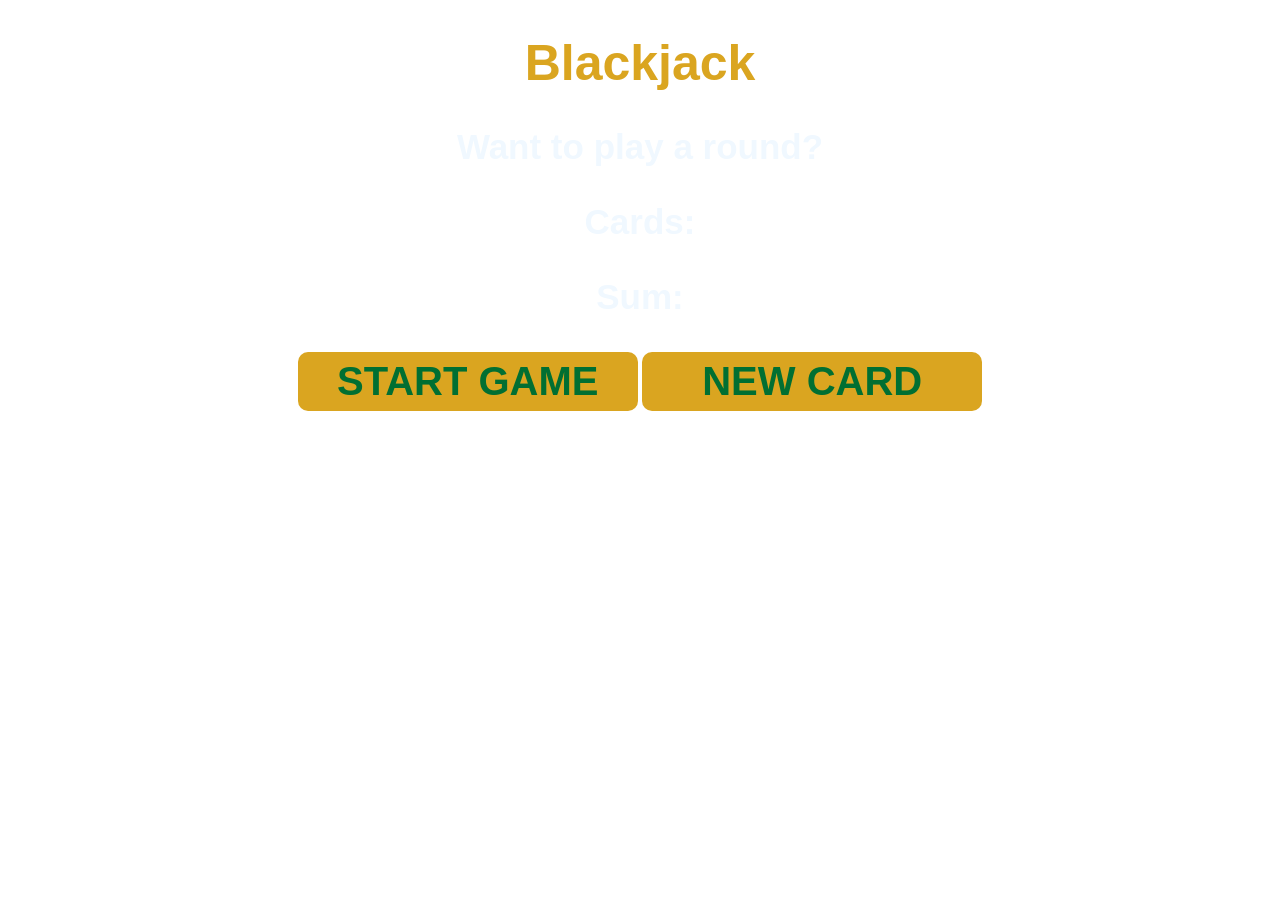
<file: BlackJack-game-main/index.html>
<!DOCTYPE html>
<html lang="en">
<head>
    <meta charset="UTF-8">
    <meta http-equiv="X-UA-Compatible" content="IE=edge">
    <meta name="viewport" content="width=device-width, initial-scale=1.0">
    <link rel="stylesheet" href="Blackjack.css">
    <title>Blackjack-Game</title>
</head>
<body>
    <h1>Blackjack</h1>
    <p id="message-el">Want to play a round?</p>
    <p class="cards" id="cards-el">Cards:</p>
    <p class="sum" id="sum-el">Sum:</p>
    <button class="startBtn" onclick="startGame()">START GAME</button>
    
    <button class="newCard" onclick="newCard()">NEW CARD</button>
    <script src="Blackjack.js"></script>
</body>
</html>
</file>
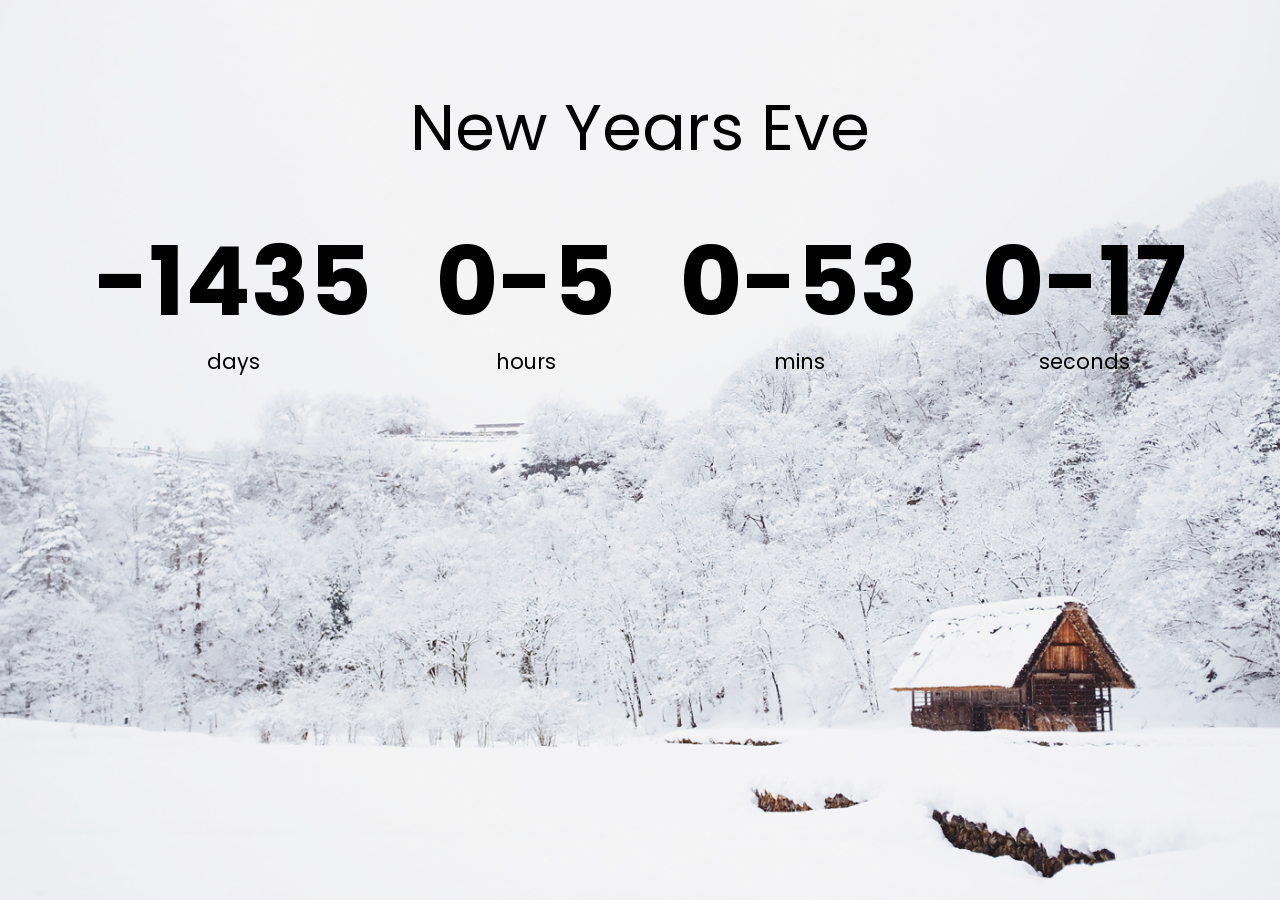
<file: Countdown Timer App/index.html>
<!DOCTYPE html>
<html lang="en">
    <head>
        <meta charset="UTF-8" />
        <meta name="viewport" content="width=device-width, initial-scale=1.0" />
        <title>Countdown Timer</title>
        <link rel="stylesheet" href="style.css" />
        <script src="script.js" defer></script>
    </head>
    <body>
        <h1>New Years Eve</h1>

        <div class="countdown-container">
            <div class="countdown-el days-c">
                <p class="big-text" id="days">0</p>
                <span>days</span>
            </div>
            <div class="countdown-el hours-c">
                <p class="big-text" id="hours">0</p>
                <span>hours</span>
            </div>
            <div class="countdown-el mins-c">
                <p class="big-text" id="mins">0</p>
                <span>mins</span>
            </div>
            <div class="countdown-el seconds-c">
                <p class="big-text" id="seconds">0</p>
                <span>seconds</span>
            </div>
        </div>
    </body>
</html>
</file>
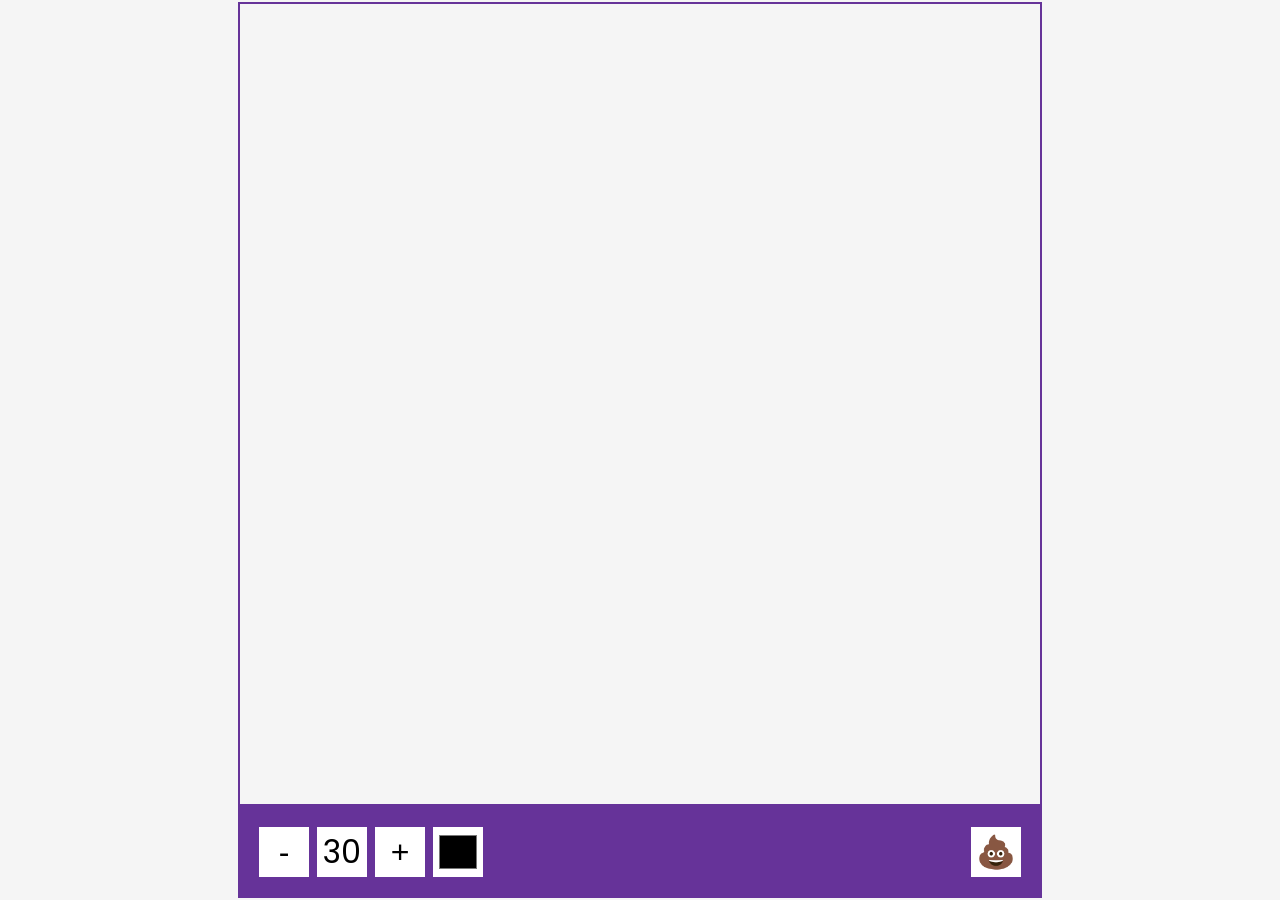
<file: drawing-app/index.html>
<!DOCTYPE html>
<html lang="en">
    <head>
        <meta charset="UTF-8" />
        <meta name="viewport" content="width=device-width, initial-scale=1.0" />
        <title>Drawing App</title>
        <link rel="stylesheet" href="style.css" />
        <script src="script.js" defer></script>
    </head>
    <body>
        <canvas id="canvas" width="800" height="800"></canvas>
        <div class="toolbox">
            <button id="decrease">-</button>
            <span id="size">30</span>
            <button id="increase">+</button>
            <input type="color" id="color" />
            <button id="clear">💩</button>
        </div>
    </body>
</html>
</file>
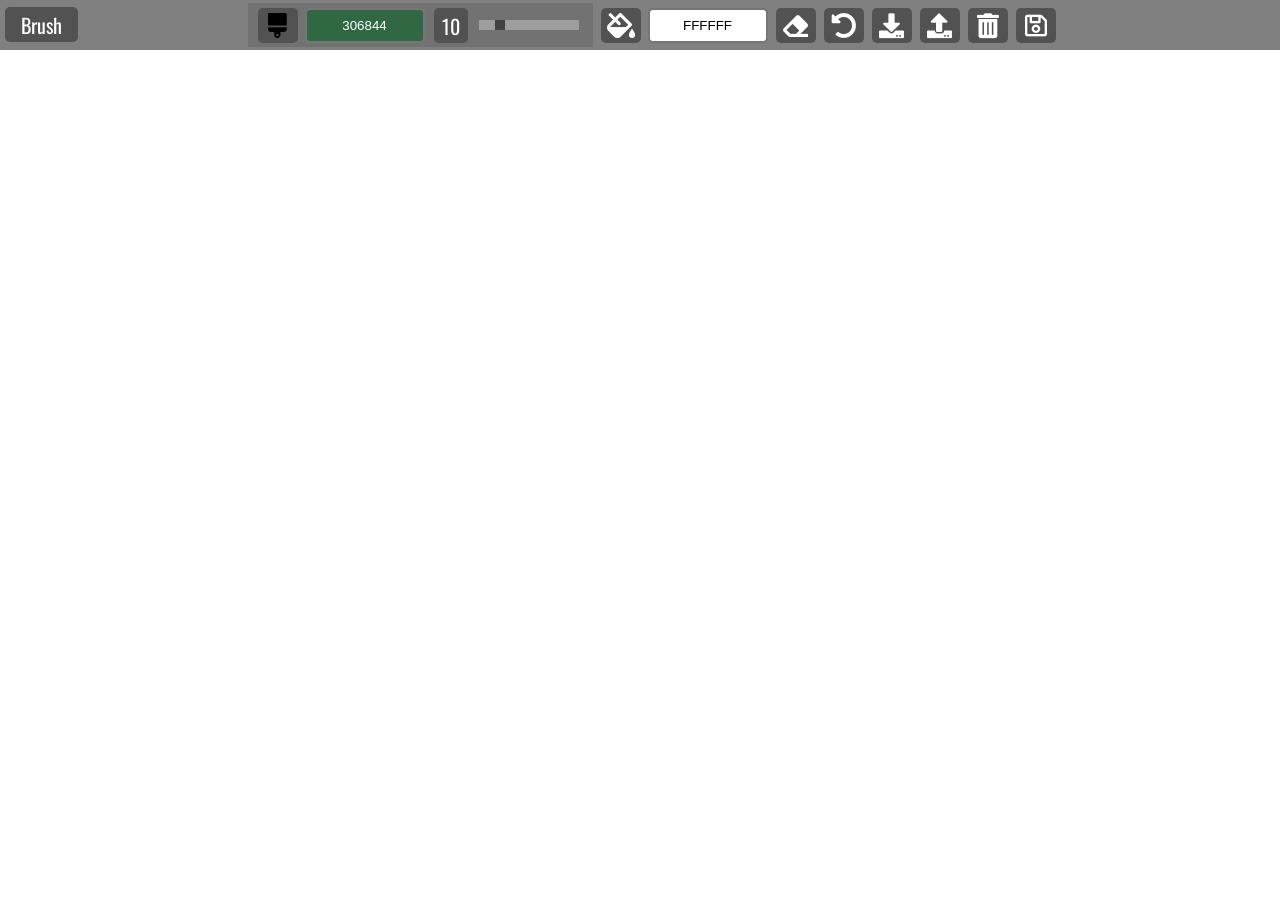
<file: Paint Clone App/index.html>
<!DOCTYPE html>
<html lang="en">
  <head>
    <meta charset="UTF-8" />
    <meta name="viewport" content="width=device-width, initial-scale=1.0" />
    <title>Paint Clone</title>
    <link rel="icon" type="image/png" href="favicon.png" />
    <link
      rel="stylesheet"
      href="https://cdnjs.cloudflare.com/ajax/libs/font-awesome/5.10.2/css/all.min.css"
    />
    <link rel="stylesheet" href="style.css" />
  </head>
  <body>
    <!-- Tool Bar -->
    <div class="top-bar">
      <!-- Active Tool -->
      <div class="active-tool">
        <span id="active-tool" title="Active Tool">Brush</span>
      </div>
      <!-- Brush -->
      <div class="brush tool">
        <i class="fas fa-brush" id="brush" title="Brush"></i>
        <input class="jscolor" id="brush-color" value="306844" />
        <span class="size" id="brush-size" title="Brush Size">10</span>
        <input
          type="range"
          min="1"
          max="50"
          value="10"
          class="slider"
          id="brush-slider"
        />
      </div>
      <!-- Bucket -->
      <div class="bucket tool">
        <i class="fas fa-fill-drip" title="Background Color"></i>
        <input class="jscolor" id="bucket-color" value="ffffff" />
      </div>
      <!-- Eraser -->
      <div class="tool">
        <i class="fas fa-eraser" id="eraser" title="Eraser"></i>
      </div>
      <!-- Clear Canvas -->
      <div class="tool">
        <i class="fas fa-undo-alt" id="clear-canvas" title="Clear"></i>
      </div>
      <!-- Save Local Storage -->
      <div class="tool">
        <i
          class="fas fa-download"
          id="save-storage"
          title="Save Local Storage"
        ></i>
      </div>
      <!-- Load Local Storage -->
      <div class="tool">
        <i
          class="fas fa-upload"
          id="load-storage"
          title="Load Local Storage"
        ></i>
      </div>
      <!-- Clear Local Storage -->
      <div class="tool">
        <i
          class="fas fa-trash-alt"
          id="clear-storage"
          title="Clear Local Storage"
        ></i>
      </div>
      <!-- Download Image -->
      <div class="tool">
        <a id="download">
          <i class="far fa-save" title="Save Image File"></i>
        </a>
      </div>
    </div>

    <!-- Mobile Message -->
    <div class="mobile-message">
      <h2>Please use application on larger screen.</h2>
    </div>

    <!-- Script -->
    <script src="jscolor.js"></script>
    <script src="script.js"></script>
  </body>
</html>
</file>
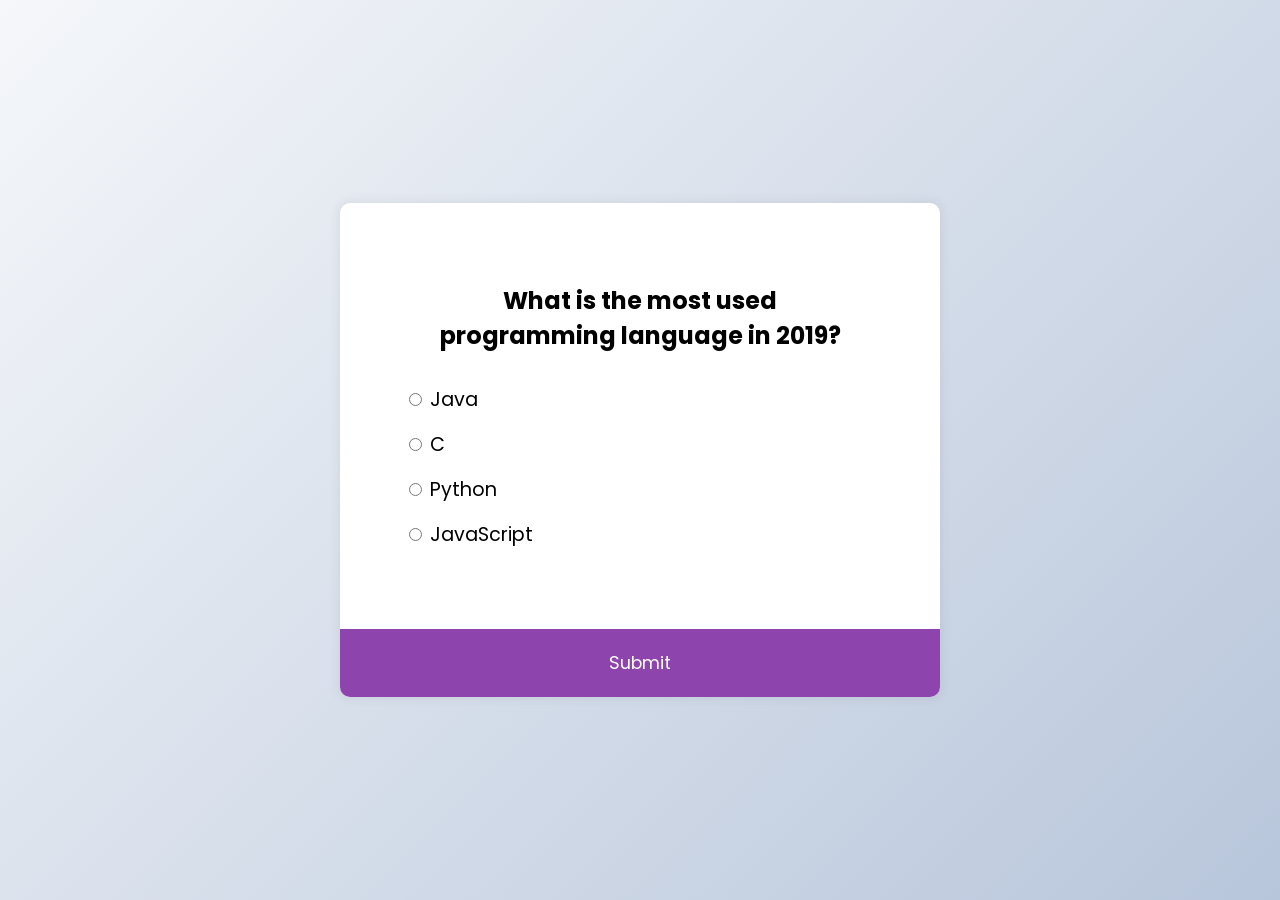
<file: Quiz App/index.html>
<!DOCTYPE html>
<html lang="en">
    <head>
        <meta charset="UTF-8" />
        <meta name="viewport" content="width=device-width, initial-scale=1.0" />
        <title>Quiz App</title>
        <link rel="stylesheet" href="style.css" />
        <script src="script.js" defer></script>
    </head>
    <body>
        <div class="quiz-container" id="quiz">
            <div class="quiz-header">
                <h2 id="question">Question text</h2>
                <ul>
                    <li>
                        <input
                            type="radio"
                            id="a"
                            name="answer"
                            class="answer"
                        />
                        <label id="a_text" for="a">Question</label>
                    </li>
                    <li>
                        <input
                            type="radio"
                            id="b"
                            name="answer"
                            class="answer"
                        />
                        <label id="b_text" for="b">Question</label>
                    </li>
                    <li>
                        <input
                            type="radio"
                            id="c"
                            name="answer"
                            class="answer"
                        />
                        <label id="c_text" for="c">Question</label>
                    </li>
                    <li>
                        <input
                            type="radio"
                            id="d"
                            name="answer"
                            class="answer"
                        />
                        <label id="d_text" for="d">Question</label>
                    </li>
                </ul>
            </div>
            <button id="submit">Submit</button>
        </div>
    </body>
</html>
</file>
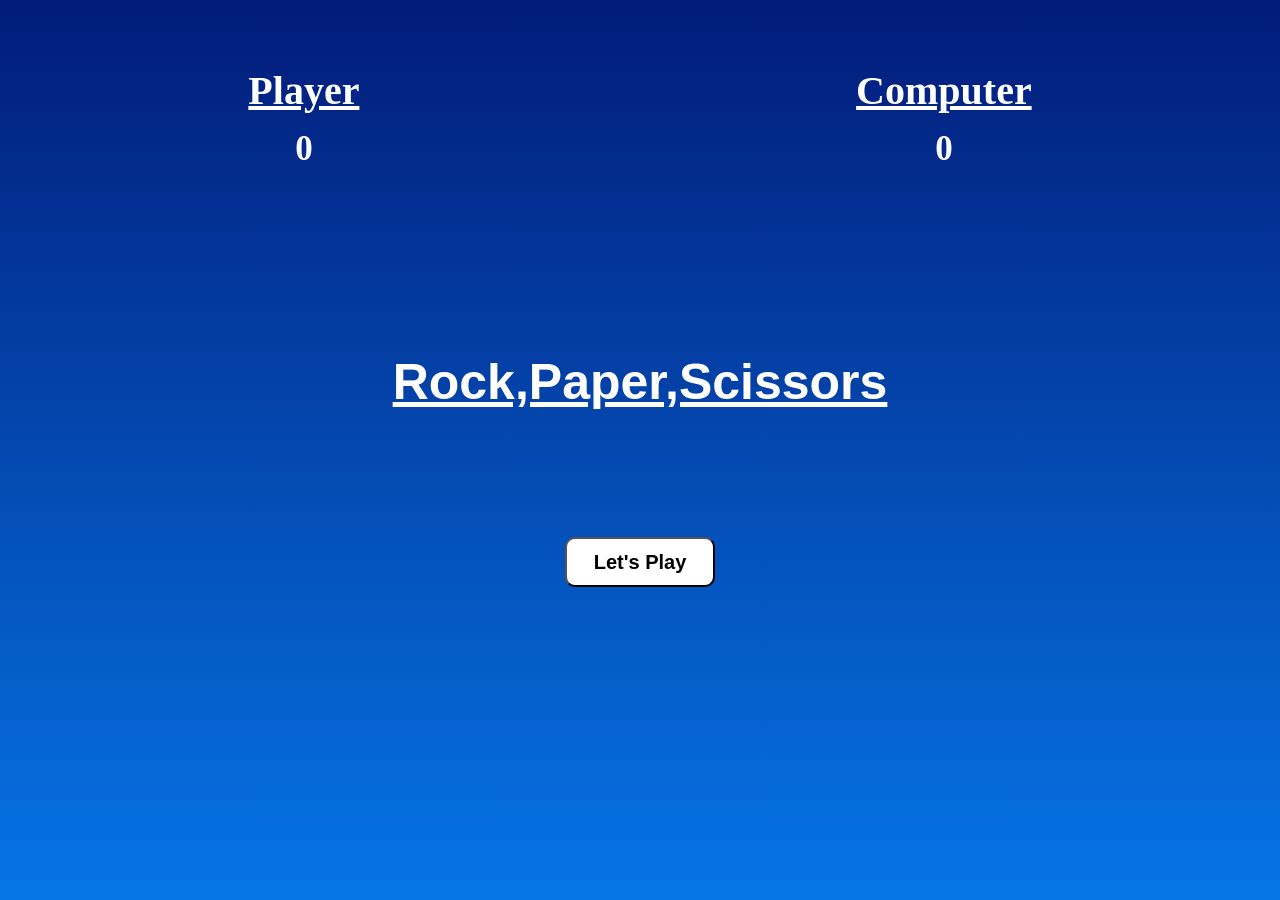
<file: Rock Paper Scissors games/index.html>
<!DOCTYPE html>
<html lang="en">
<head>
    <meta charset="UTF-8"/>
    <meta name="viewport" content="width=device-width, initial-scale=1.0"/>
    <meta http-equiv="X-UA-Compatible" content="ie-edge" />
    <link rel="stylesheet" href="style.css" />
    <title>Rock Paper Scissors Game</title>
</head>
<body>
     <section class="game">
        <div class="score">
            <div class="player-score">
                <h1>Player</h1>
                <strong><p>0</p></strong>
            </div>
            <div class="computer-score">
                <h1>Computer</h1>
                <strong><p>0</p></strong>
            </div>
        </div>

        <div class="intro">
            <h1>Rock,Paper,Scissors</h1>
            <button>Let's Play</button>
        </div>
    
        <div class="match fadeOut">
            <h3 class="winner">Choose an Option:</h3>
            <div class="hands">
                <img class="player-hand" src="./assets/Rock.png" alt="image"/>
                <img class="computer-hand" src="./assets/Rock.png" alt="image"/>
            </div>
            <div class="options">
                <button class="Rock">Rock</button>
                <button class="Paper">Paper</button>
                <button class="Scissors">Scissors</button>
            </div>
        </div>

        <div class="end fadeOut">
            <h1>Player Win!!!</h1>
            <button>Start Over</button>
          </div>
     </section>
    
    <script src="app.js"></script>
</body>
</html>
</file>
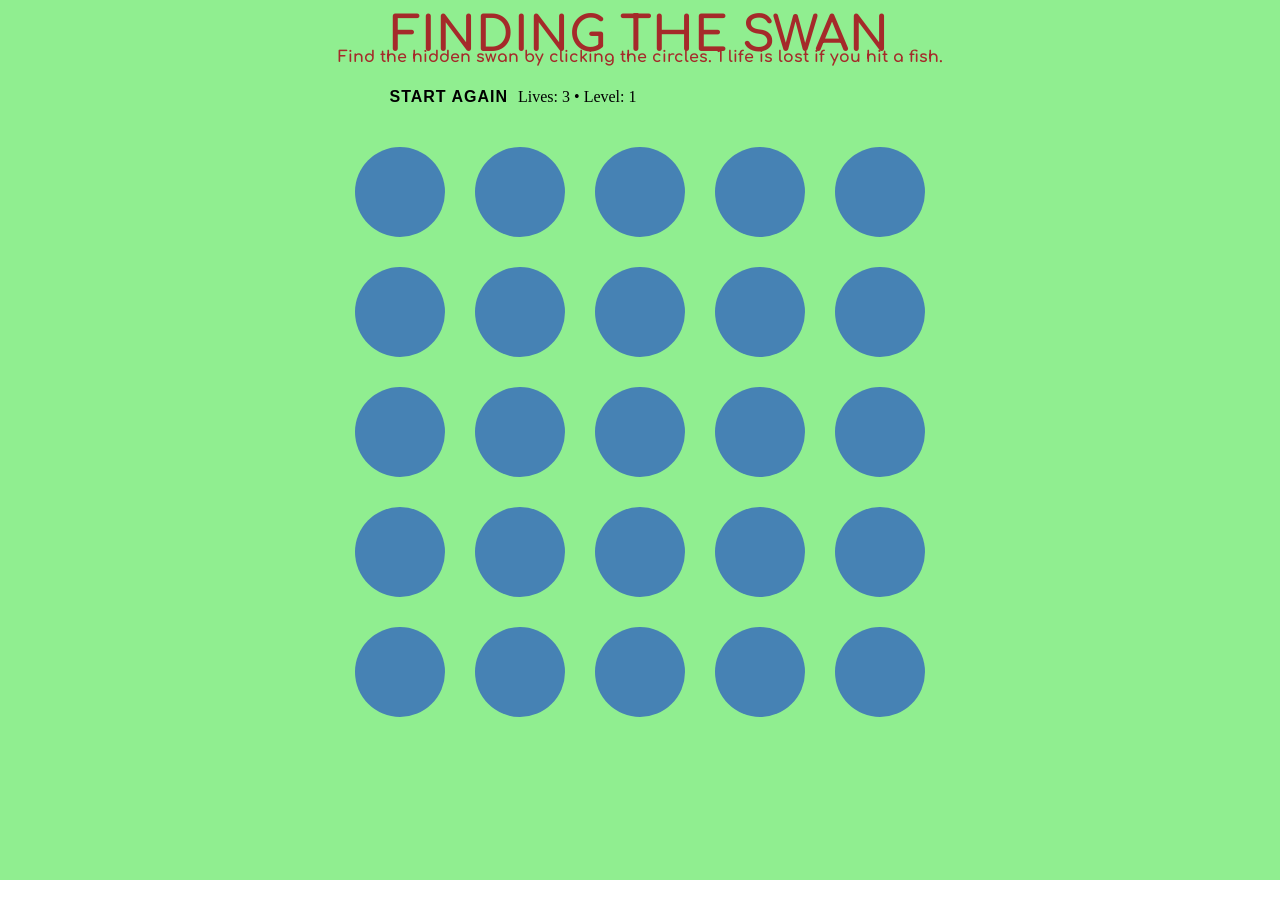
<file: submarine.html>
<html>
  <head>
    <meta charset="utf-8">
    <title>FINDING THE SWAN</title>
    <link rel="stylesheet" type="text/css" href="submarine.css">
    <link href='https://fonts.googleapis.com/css?family=Comfortaa:400,700' rel='stylesheet' type='text/css'>
  </head>
  <body>
    <h1>
      FINDING THE SWAN
      <br>
      <span id="instructions">Find the hidden swan by clicking the circles. 1 life is lost if you hit a fish.</span>
    </h1>

    <div id="topNav">
      <button id="startOver">START AGAIN</button>
      <span id="score">Lives: 3</span>
      <span id="level">• Level: 1</span>
      <span id="info"></span>
      
    </div>

    <div id="container" class="">
      <div id="1" class="circle"></div>
      <div id="2" class="circle"></div>
      <div id="3" class="circle"></div>
      <div id="4" class="circle"></div>
      <div id="5" class="circle"></div>
      <div id="6" class="circle"></div>
      <div id="7" class="circle"></div>
      <div id="8" class="circle"></div>
      <div id="9" class="circle"></div>
      <div id="10" class="circle"></div>
      <div id="11" class="circle"></div>
      <div id="12" class="circle"></div>
      <div id="13" class="circle"></div>
      <div id="14" class="circle"></div>
      <div id="15" class="circle"></div>
      <div id="16" class="circle"></div>
      <div id="17" class="circle"></div>
      <div id="18" class="circle"></div>
      <div id="19" class="circle"></div>
      <div id="20" class="circle"></div>
      <div id="21" class="circle"></div>
      <div id="22" class="circle"></div>
      <div id="23" class="circle"></div>
      <div id="24"class="circle"></div>
      <div id="25" class="circle"></div>
    </div>
    <script type="text/javascript" src="submarine.js"></script>
  </body>
</html>
</file>
<file: BlackJack-game-main/Blackjack.css>
p{
    
    font-size: 35px;
}

body{
    background-image: url(https://media.istockphoto.com/vectors/vector-realistic-isolated-green-poker-table-for-decoration-vector-id1299608766?k=20&m=1299608766&s=612x612&w=0&h=ZwlBIc1B5noT2uVZG9yighu1FLc5NoeWrk3KloKsdKM=);
    background-size: cover;
    font-family: 'Trebuchet MS', 'Lucida Sans Unicode', 'Lucida Grande', 'Lucida Sans', Arial, sans-serif;
    color: aliceblue;
    font-weight: bold;
    text-align: center  ;
   

}
h1{
    font-size: 50px;
    color:goldenrod
}
#message{
    font-style: italic;
}
 
button{
    cursor: pointer;
    font-size: 40px;
    border-radius: 10px;
    width: 340px;
    padding-top: 7px;
    padding-bottom: 7px;
    background-color: goldenrod;
    color: #016f32;
    font-weight: bold;
    border: none;
    margin-bottom: 8px;
}
</file>
<file: Countdown Timer App/style.css>
@import url("https://fonts.googleapis.com/css2?family=Poppins:wght@200;400;600&display=swap");

* {
    box-sizing: border-box;
}

body {
    background-image: url("./snow.jpg");
    background-size: cover;
    background-position: center center;
    display: flex;
    flex-direction: column;
    align-items: center;
    min-height: 100vh;
    font-family: "Poppins", sans-serif;
    margin: 0;
}

h1 {
    font-weight: normal;
    font-size: 4rem;
    margin-top: 5rem;
}

.countdown-container {
    display: flex;
    flex-wrap: wrap;
    justify-content: center;
}

.big-text {
    font-weight: bold;
    font-size: 6rem;
    line-height: 1;
    margin: 1rem 2rem;
}

.countdown-el {
    text-align: center;
}

.countdown-el span {
    font-size: 1.3rem;
}
</file>
<file: drawing-app/style.css>
@import url("https://fonts.googleapis.com/css2?family=Poppins:wght@200;400;600&display=swap");

* {
    box-sizing: border-box;
}

body {
    background-color: #f5f5f5;
    display: flex;
    flex-direction: column;
    align-items: center;
    justify-content: center;
    font-family: "Poppins", sans-serif;
    margin: 0;
    min-height: 100vh;
}

canvas {
    border: 2px solid rebeccapurple;
}

.toolbox {
    background-color: rebeccapurple;
    border: 1px solid rebeccapurple;
    display: flex;
    padding: 1rem;
    width: 804px;
}

.toolbox > * {
    background-color: #fff;
    border: none;
    display: inline-flex;
    align-items: center;
    justify-content: center;
    font-size: 2rem;
    padding: 0.25rem;
    margin: 0.25rem;
    height: 50px;
    width: 50px;
}

.toolbox > *:last-child {
    margin-left: auto;
}
</file>
<file: Paint Clone App/style.css>
@import url('https://fonts.googleapis.com/css?family=Oswald&display=swap');

* {
  box-sizing: border-box;
}

body {
  margin: 0;
  background-color: rgb(177, 177, 177);
  font-family: Oswald, sans-serif;
  overflow: hidden;
}

.top-bar {
  padding-left: 15px;
  height: 50px;
  width: 100%;
  position: fixed;
  background-color: grey;
  display: flex;
  justify-content: center;
}

/* Font Awesome Icons */
.fas,
.far {
  font-size: 25px;
  position: relative;
  top: 5px;
  background-color: rgb(82, 82, 82);
  color: white;
  padding: 5px;
  border-radius: 5px;
  width: 40px;
  text-align: center;
  cursor: pointer;
}

.fas:hover,
.far:hover {
  filter: brightness(90%);
}

.fa-fill-drip {
  cursor: default;
}

.fa-undo-alt:hover,
.fa-trash-alt:hover {
  color: rgb(223, 37, 37);
}

/* Tools */
.active-tool {
  position: absolute;
  top: 9px;
  left: 5px;
}

.active-tool > span {
  background-color: rgb(82, 82, 82);
  border-radius: 5px;
  padding: 2.5px 16px;
  color: white;
  font-size: 20px;
  user-select: none;
}

.tool {
  position: relative;
  top: 3px;
}

.tool:not(:first-child) {
  margin-left: 8px;
}

.brush {
  background-color: rgb(114, 114, 114);
  height: 44px;
  width: 345px;
}

.brush > * {
  margin-left: 10px;
}

.size {
  min-width: 40px;
  height: 35px;
  position: relative;
  top: 4px;
  left: -5px;
  background-color: rgb(82, 82, 82);
  border-radius: 5px;
  padding: 2.5px 8px;
  color: white;
  font-size: 20px;
  user-select: none;
}

/* Custom Slider */
.slider {
  -webkit-appearance: none;
  position: relative;
  left: -8px;
  width: 100px;
  height: 10px;
  background: rgb(177, 177, 177);
  outline: none;
  opacity: 0.7;
  cursor: pointer;
  -webkit-transition: 0.2s;
  transition: opacity 0.2s;
}

.slider:hover {
  opacity: 1;
}

.slider::-webkit-slider-thumb {
  -webkit-appearance: none;
  appearance: none;
  width: 10px;
  height: 10px;
  background: rgb(47, 47, 47);
}

.slider::-moz-range-thumb {
  width: 10px;
  height: 10px;
  background: rgb(47, 47, 47);
}

/* JS Color */
.jscolor {
  border-style: solid;
  border-radius: 5px;
  height: 35px;
  width: 120px;
  margin-left: 3px;
  text-align: center;
  cursor: pointer;
  outline: none;
}

/* Canvas */
canvas#canvas {
  position: absolute;
  top: 50px;
  cursor: crosshair;
  z-index: 10;
}

/* Mobile Message */
.mobile-message {
  display: none;
}

/* Media Query: Mobile Devices */
@media screen and (max-width: 800px) {
  .mobile-message {
    position: absolute;
    height: 100vh;
    width: 100%;
    background-color: rgb(0, 0, 0);
    color: white;
    display: flex;
    justify-content: center;
    align-items: center;
    text-align: center;
    z-index: 100;
  }
}
</file>
<file: Quiz App/style.css>
@import url("https://fonts.googleapis.com/css2?family=Poppins:wght@200;400;600&display=swap");

* {
    box-sizing: border-box;
}

body {
    background-color: #b8c6db;
    background-image: linear-gradient(315deg, #b8c6db 0%, #f5f7fa 100%);
    display: flex;
    align-items: center;
    justify-content: center;
    font-family: "Poppins", sans-serif;
    margin: 0;
    min-height: 100vh;
}

.quiz-container {
    background-color: #fff;
    border-radius: 10px;
    box-shadow: 0 0 10px 2px rgba(100, 100, 100, 0.1);
    overflow: hidden;
    width: 600px;
    max-width: 100%;
}

.quiz-header {
    padding: 4rem;
}

h2 {
    padding: 1rem;
    text-align: center;
    margin: 0;
}

ul {
    list-style-type: none;
    padding: 0;
}

ul li {
    font-size: 1.2rem;
    margin: 1rem 0;
}

ul li label {
    cursor: pointer;
}

button {
    background-color: #8e44ad;
    border: none;
    color: white;
    cursor: pointer;
    display: block;
    font-family: inherit;
    font-size: 1.1rem;
    width: 100%;
    padding: 1.3rem;
}

button:hover {
    background-color: #732d91;
}

button:focus {
    background-color: #5e3370;
    outline: none;
}
</file>
<file: Rock Paper Scissors games/style.css>
* {
    margin: 0;
    padding: 0;
    box-sizing: border-box;
}

section {
    height: 100vh;
    background: #0575E6;
    background: -webkit-linear-gradient(to bottom, #021B79, #0575E6); 
    background: linear-gradient(to bottom, #021B79, #0575E6); 
}

.score {
    color: white;
    height: 30vh;
    display: flex;
    justify-content: space-around;
    align-items: center;
    margin-bottom: 20px;
}
.score h1 {
    font-size: 40px;
    text-decoration: underline;
}
.score p {
    text-align: center;
    font-size: 35px;
    padding: 15px;
    margin-bottom: 20px;
}

.intro,
.end {
    color: white;
    height: 40vh;
    display: flex; 
    flex-direction: column;
    align-items: center;
    justify-content: space-around;
    transition: opacity 0.5s ease;
}
.intro h1,
.end h1 {
    font-size: 50px;
    font-family: sans-serif;
    text-decoration: underline;
}

.intro button,
.match button,
.end button {
    width: 150px;
    height: 50px;
    background: none;
    color: black;
    font-size: 20px;
    font-weight: bold;
    border-radius: 10px;
    border-color: black;
    background: white;
    cursor: pointer;
}

.match,
.end {
    position: absolute;
    top: 50%;
    left: 50%;
    transform: translate(-50%,-50%);
    transition: opacity 0.5s ease 0.5s;
}
.match h1 {
    padding: 10px;
}

.winner {
    color: white;
    text-align: center;
    font-size: 35px;
    margin-top: 150px;
    text-decoration: underline;
    font-family: sans-serif;
}

.hands {
    display: flex;
    justify-content: space-around;
    align-items: center;
}

.player-hand,
.computer-hand {
  margin: 20px;
}

.options {
    display: flex;
    justify-content: space-around;
    align-items: center;
    margin-top: 20px;
}
.options button {
    margin-left: 35px;
    margin-right: 35px;
    font-weight: bold;
}

.player-hand {
    transform: rotateY(180deg);
}

div.fadeOut {
    opacity: 0;
    pointer-events: none;
}

div.fadeIn {
    opacity: 1;
    pointer-events: all;
}

@keyframes shakePlayer {
  0% {
    transform: rotateY(180deg) translateY(0px);
  }
  15% {
    transform: rotateY(180deg) translateY(-50px);
  }
  25% {
    transform: rotateY(180deg) translateY(0px);
  }
  35% {
    transform: rotateY(180deg) translateY(-50px);
  }
  50% {
    transform: rotateY(180deg) translateY(0px);
  }
  65% {
    transform: rotateY(180deg) translateY(-50px);
  }
  75% {
    transform: rotateY(180deg) translateY(0px);
  }
  85% {
    transform: rotateY(180deg) translateY(-50px);
  }
  100% {
    transform: rotateY(180deg) translateY(0px);
  }
}

@keyframes shakeComputer {
  0% {
    transform: translateY(0px);
  }
  15% {
    transform: translateY(-50px);
  }
  25% {
    transform: translateY(0px);
  }
  35% {
    transform: translateY(-50px);
  }
  50% {
    transform: translateY(0px);
  }
  65% {
    transform: translateY(-50px);
  }
  75% {
    transform: translateY(0px);
  }
  85% {
    transform: translateY(-50px);
  }
  100% {
    transform: translateY(0px);
  }
}
</file>
<file: submarine.css>
html {
  background: url("https://t3.ftcdn.net/jpg/04/02/66/14/240_F_402661479_Nysm7ihwkfDlIChiCX8mgOKhyi6eiWOw.jpg") no-repeat center center fixed;
  background-size: cover;
}

body {
  background-color: lightgreen;
  margin: 0;
  font-family: "Montserrat", "Avenir";
}

h1 {
  text-align: center;
  color: brown;
  font-family: 'Comfortaa', cursive;
  font-size: 3em;
  font-weight: 700;
  padding: 20px 0;
  margin: 0;
  line-height: .66;
  background-color: lightgreen;
}

#instructions {
  font-size: .33em;
  text-align: center;
}

#topNav {
  background-color: lightgreen;
  text-align: center;
  height: 30px;
  color: black;

}

.circle {
  width: 15%;
  background: lightgreen;
  padding-bottom: 15%;
  float: left;
  margin: 2.5%;
  border-radius: 50%;
  transition: background 0.5s;
  -webkit-transition: background 0.5s;
  -moz-transition: background 0.5s;
}

#container {
  max-width: 600px;
  margin: 20px auto;
}

button {
  border: none;
  background: none;
  text-transform: uppercase;
  height: 100%;
  font-weight: 700;
  color: black;
  letter-spacing: 1px;
  font-size: inherit;
  outline: none;
}

button:hover {
  color: white;
  background: steelblue;
}

.selected {
  background: steelblue;
  color: white;
}

#info {
  display: inline-block;
  width: 20%;
  font-weight: 700;
}
</file>
